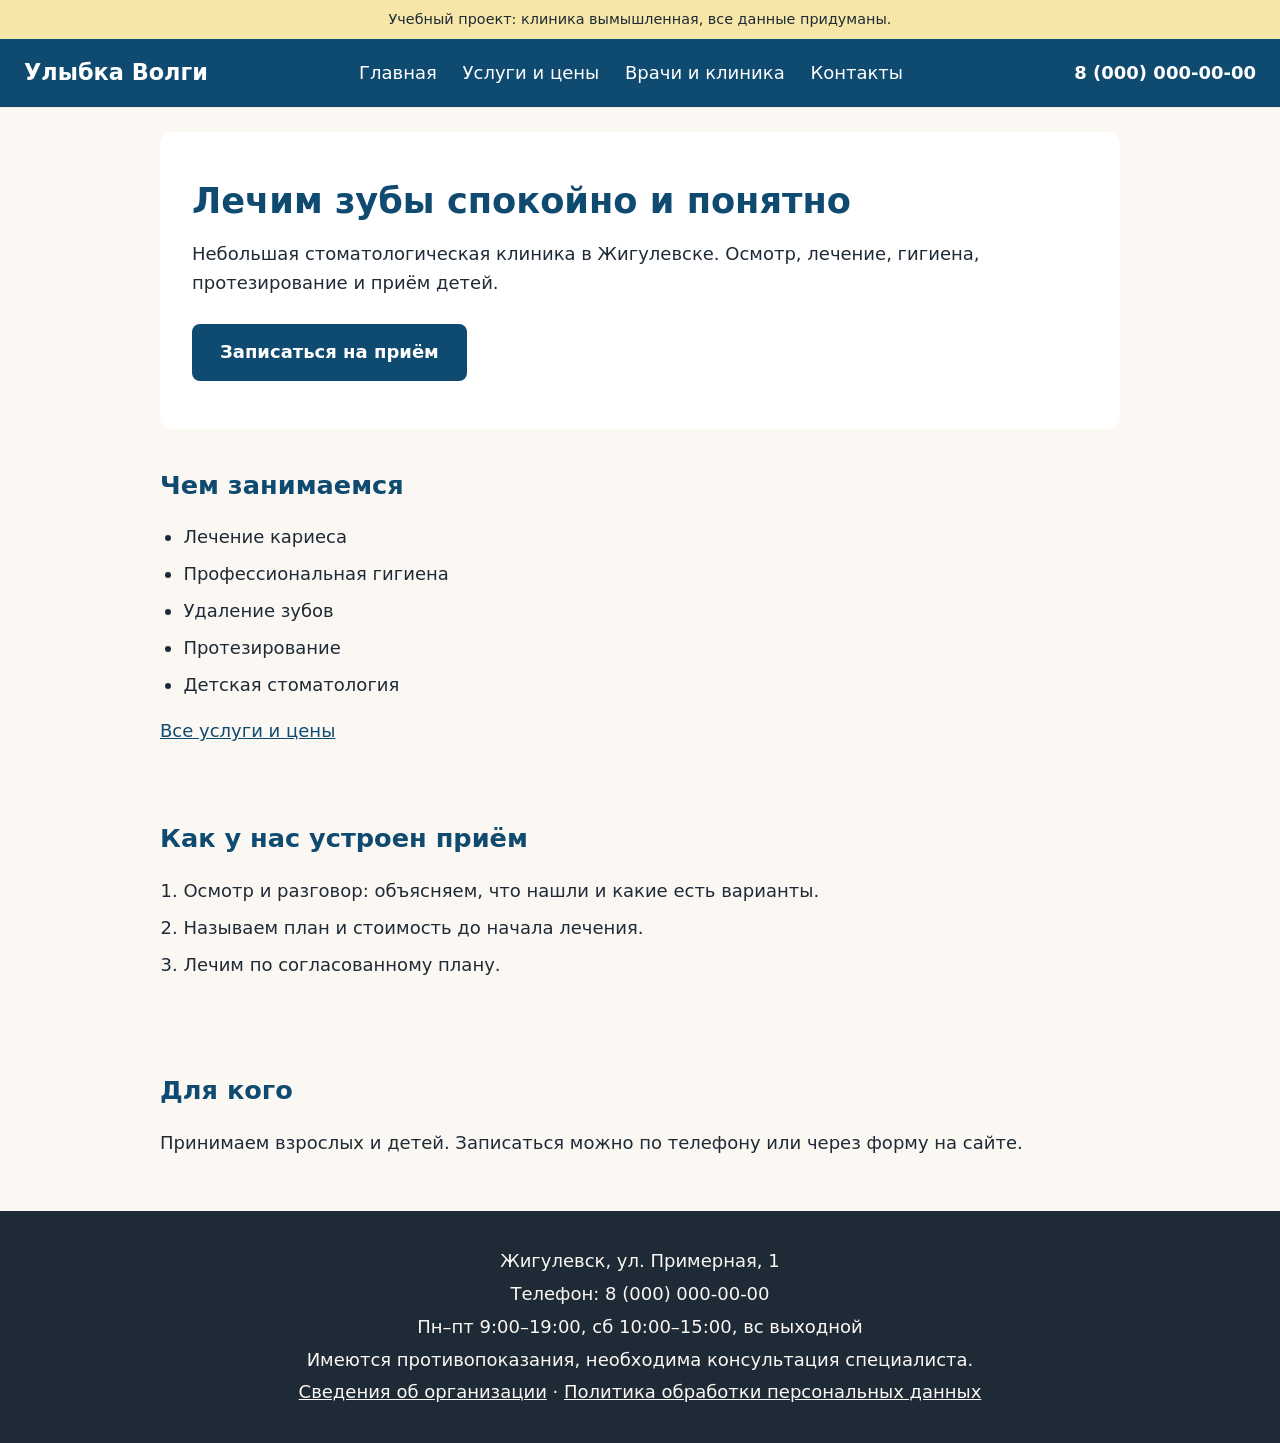
<file: index.html>
<!DOCTYPE html>
<html lang="ru">
<head>
  <meta charset="utf-8">
  <meta name="viewport" content="width=device-width, initial-scale=1">
  <meta name="robots" content="noindex">
  <title>Улыбка Волги — стоматологическая клиника в Жигулевске</title>
  <link rel="stylesheet" href="style.css">
</head>
<body>

  <!-- ПОМЕТКА: сайт учебный, клиника вымышленная -->
  <div class="demo-banner">Учебный проект: клиника вымышленная, все данные придуманы.</div>

  <!-- ШАПКА: название и меню -->
  <header>
    <p>Улыбка Волги</p>
    <nav>
      <a href="index.html">Главная</a>
      <a href="uslugi.html">Услуги и цены</a>
      <a href="vrachi.html">Врачи и клиника</a>
      <a href="kontakty.html">Контакты</a>
    </nav>
    <a href="tel:+70000000000">8 (000) 000-00-00</a>
  </header>

  <!-- ОСНОВНОЕ СОДЕРЖИМОЕ СТРАНИЦЫ -->
  <main>

    <section>
      <h1>Лечим зубы спокойно и понятно</h1>
      <p>Небольшая стоматологическая клиника в Жигулевске. Осмотр, лечение, гигиена, протезирование и приём детей.</p>
      <a href="kontakty.html">Записаться на приём</a>
    </section>

    <section>
      <h2>Чем занимаемся</h2>
      <ul>
        <li>Лечение кариеса</li>
        <li>Профессиональная гигиена</li>
        <li>Удаление зубов</li>
        <li>Протезирование</li>
        <li>Детская стоматология</li>
      </ul>
      <a href="uslugi.html">Все услуги и цены</a>
    </section>

    <section>
      <h2>Как у нас устроен приём</h2>
      <ol>
        <li>Осмотр и разговор: объясняем, что нашли и какие есть варианты.</li>
        <li>Называем план и стоимость до начала лечения.</li>
        <li>Лечим по согласованному плану.</li>
      </ol>
    </section>

    <section>
      <h2>Для кого</h2>
      <p>Принимаем взрослых и детей. Записаться можно по телефону или через форму на сайте.</p>
    </section>

  </main>

  <!-- ПОДВАЛ: адрес, телефон, часы работы -->
  <footer>
    <p>Жигулевск, ул. Примерная, 1</p>
    <p>Телефон: 8 (000) 000-00-00</p>
    <p>Пн–пт 9:00–19:00, сб 10:00–15:00, вс выходной</p>
    <p>Имеются противопоказания, необходима консультация специалиста.</p>
    <p><a href="svedeniya.html">Сведения об организации</a> · <a href="politika.html">Политика обработки персональных данных</a></p>
  </footer>

</body>
</html>
</file>
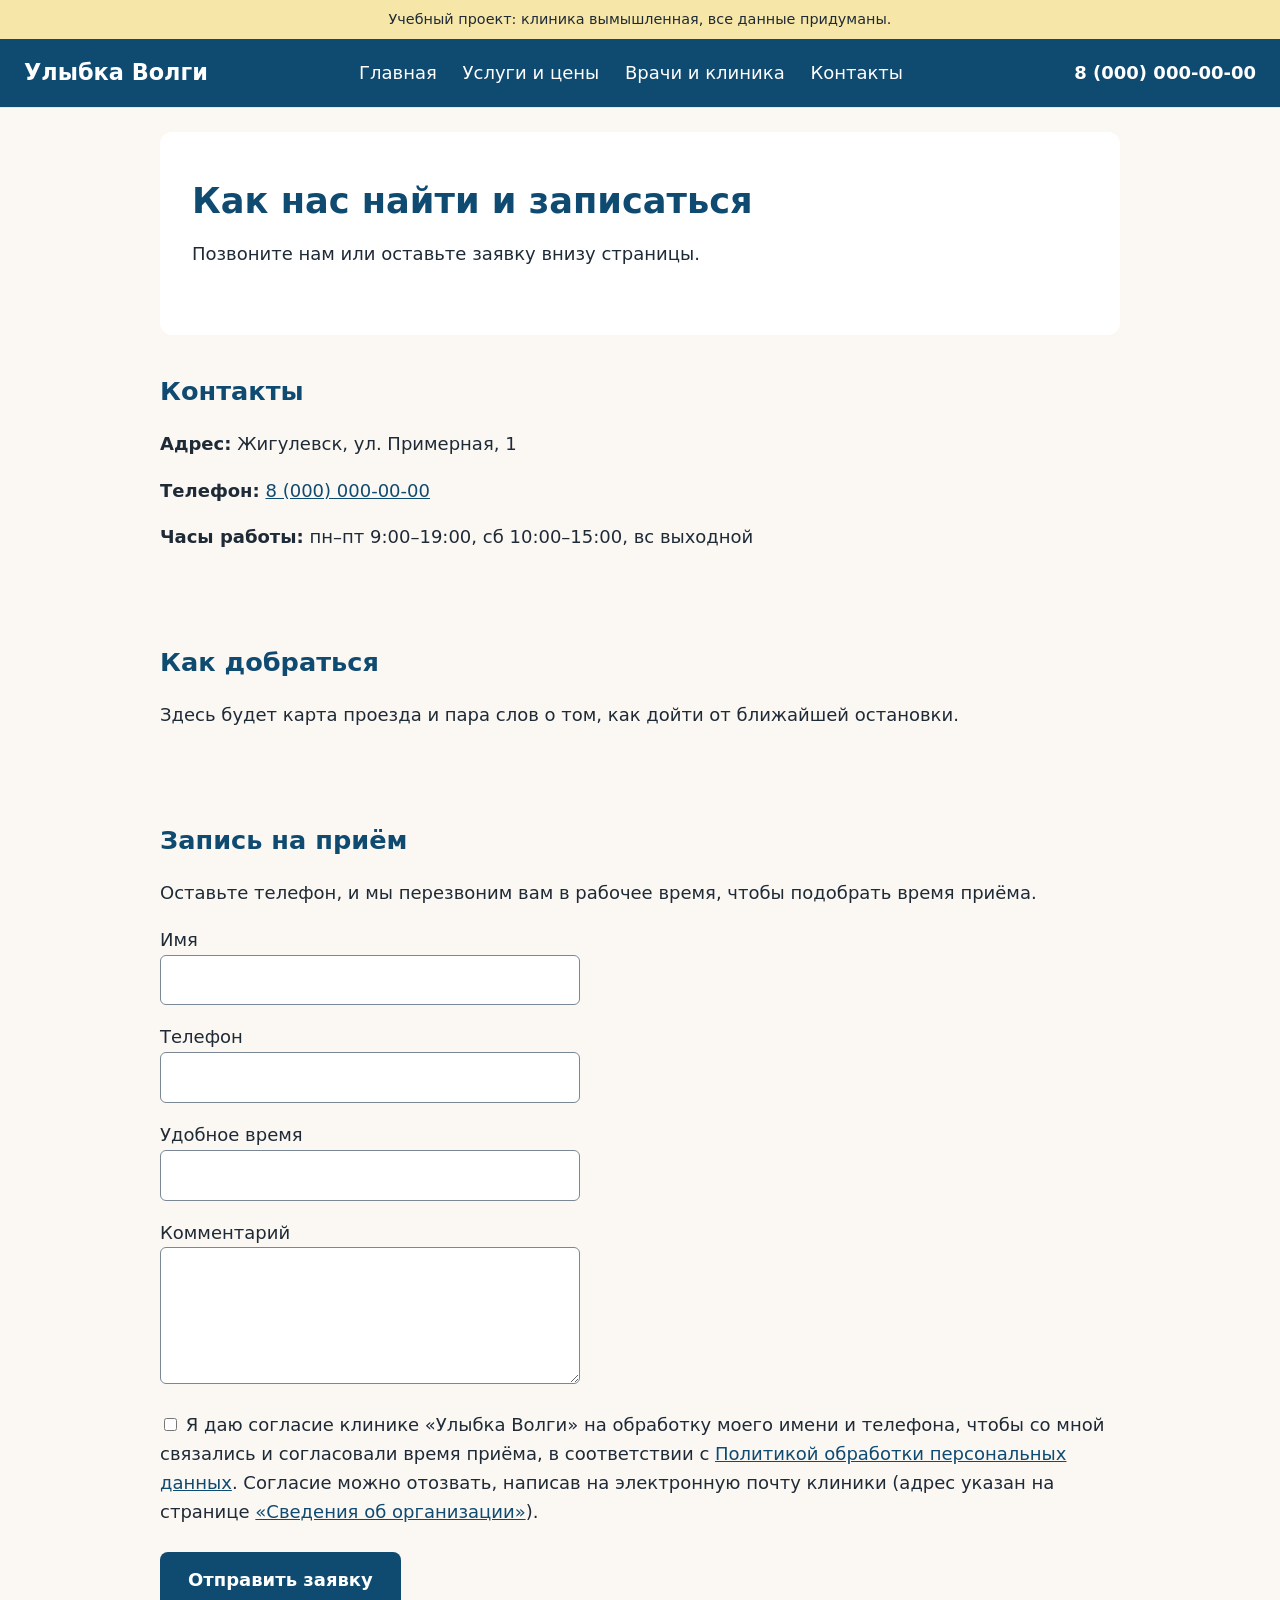
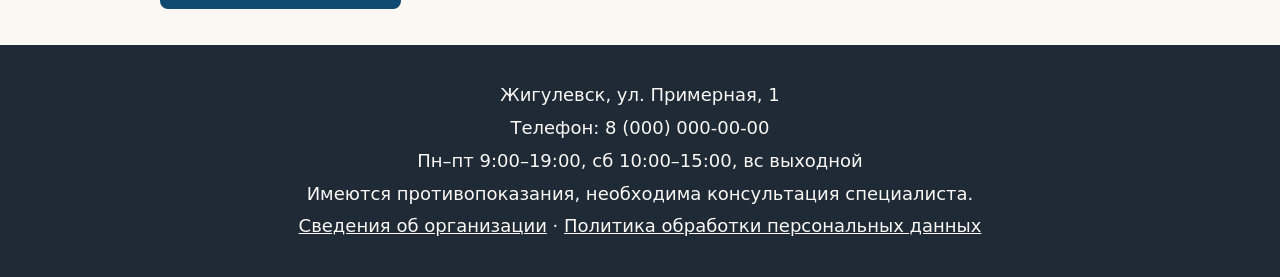
<file: kontakty.html>
<!DOCTYPE html>
<html lang="ru">
<head>
  <meta charset="utf-8">
  <meta name="viewport" content="width=device-width, initial-scale=1">
  <meta name="robots" content="noindex">
  <title>Контакты и запись — Улыбка Волги</title>
  <link rel="stylesheet" href="style.css">
</head>
<body>

  <!-- ПОМЕТКА: сайт учебный, клиника вымышленная -->
  <div class="demo-banner">Учебный проект: клиника вымышленная, все данные придуманы.</div>

  <!-- ШАПКА: такая же, как на других страницах -->
  <header>
    <p>Улыбка Волги</p>
    <nav>
      <a href="index.html">Главная</a>
      <a href="uslugi.html">Услуги и цены</a>
      <a href="vrachi.html">Врачи и клиника</a>
      <a href="kontakty.html">Контакты</a>
    </nav>
    <a href="tel:+70000000000">8 (000) 000-00-00</a>
  </header>

  <main>

    <section>
      <h1>Как нас найти и записаться</h1>
      <p>Позвоните нам или оставьте заявку внизу страницы.</p>
    </section>

    <section>
      <h2>Контакты</h2>
      <!-- Адрес и телефон — заглушки, в реальном проекте здесь данные клиники -->
      <p><strong>Адрес:</strong> Жигулевск, ул. Примерная, 1</p>
      <p><strong>Телефон:</strong> <a href="tel:+70000000000">8 (000) 000-00-00</a></p>
      <p><strong>Часы работы:</strong> пн–пт 9:00–19:00, сб 10:00–15:00, вс выходной</p>
    </section>

    <section>
      <h2>Как добраться</h2>
      <!-- Здесь будет карта и описание пути от ближайшей остановки.
           Адрес выдуманный, поэтому карту пока не подключаем. -->
      <p>Здесь будет карта проезда и пара слов о том, как дойти от ближайшей остановки.</p>
    </section>

    <section>
      <h2>Запись на приём</h2>
      <p>Оставьте телефон, и мы перезвоним вам в рабочее время, чтобы подобрать время приёма.</p>

      <!-- ФОРМА: пока только внешний вид. Отправлять данные она никуда не умеет —
           для этого нужен сервер, это отдельная тема. -->
      <form action="#" method="post">

        <p>
          <label for="name">Имя</label><br>
          <input type="text" id="name" name="name" required>
        </p>

        <p>
          <label for="phone">Телефон</label><br>
          <input type="tel" id="phone" name="phone" required>
        </p>

        <p>
          <label for="time">Удобное время</label><br>
          <input type="text" id="time" name="time">
        </p>

        <p>
          <label for="comment">Комментарий</label><br>
          <textarea id="comment" name="comment" rows="4"></textarea>
        </p>

        <p>
          <input type="checkbox" id="agree" name="agree" required>
          <label for="agree">Я даю согласие клинике «Улыбка Волги» на обработку моего имени и телефона, чтобы со мной связались и согласовали время приёма, в соответствии с <a href="politika.html">Политикой обработки персональных данных</a>. Согласие можно отозвать, написав на электронную почту клиники (адрес указан на странице <a href="svedeniya.html">«Сведения об организации»</a>).</label>
        </p>

        <button type="submit" class="button">Отправить заявку</button>

      </form>
    </section>

  </main>

  <!-- ПОДВАЛ: такой же, как на других страницах -->
  <footer>
    <p>Жигулевск, ул. Примерная, 1</p>
    <p>Телефон: 8 (000) 000-00-00</p>
    <p>Пн–пт 9:00–19:00, сб 10:00–15:00, вс выходной</p>
    <p>Имеются противопоказания, необходима консультация специалиста.</p>
    <p><a href="svedeniya.html">Сведения об организации</a> · <a href="politika.html">Политика обработки персональных данных</a></p>
  </footer>

</body>
</html>
</file>
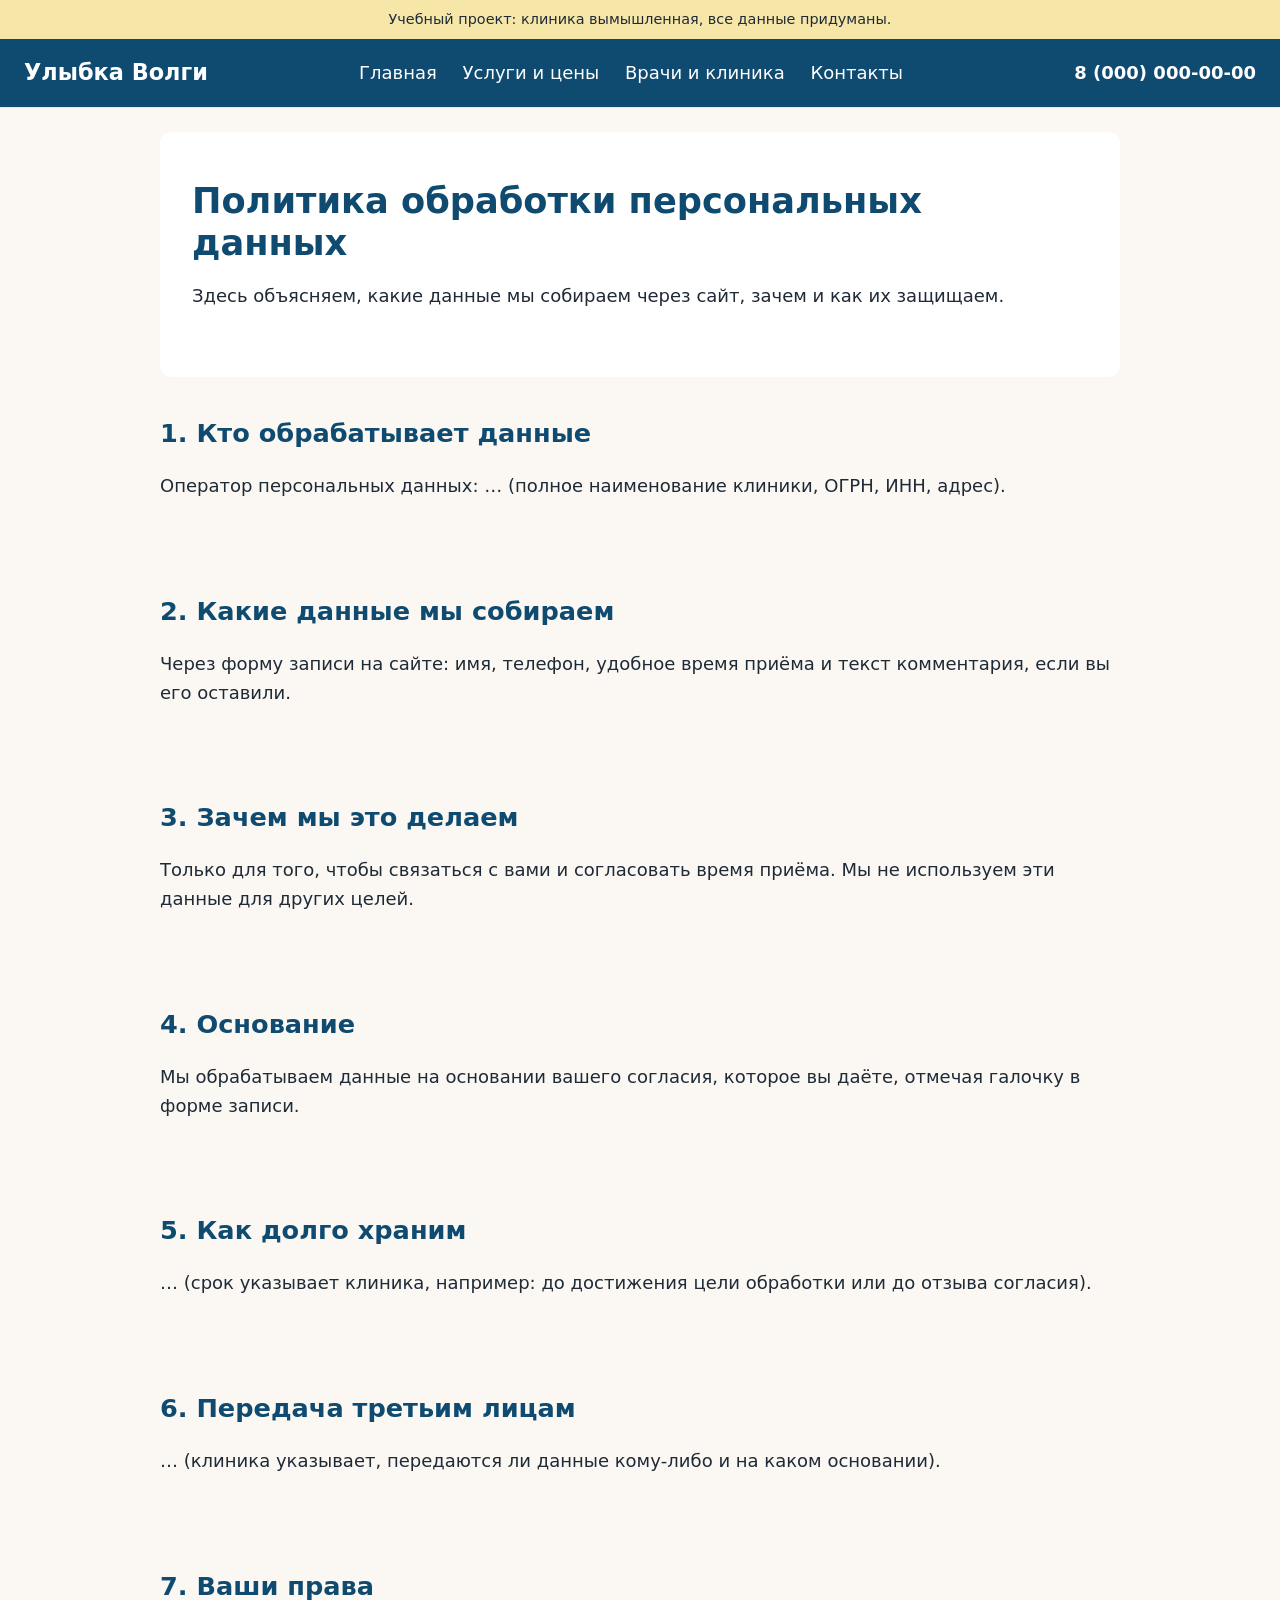
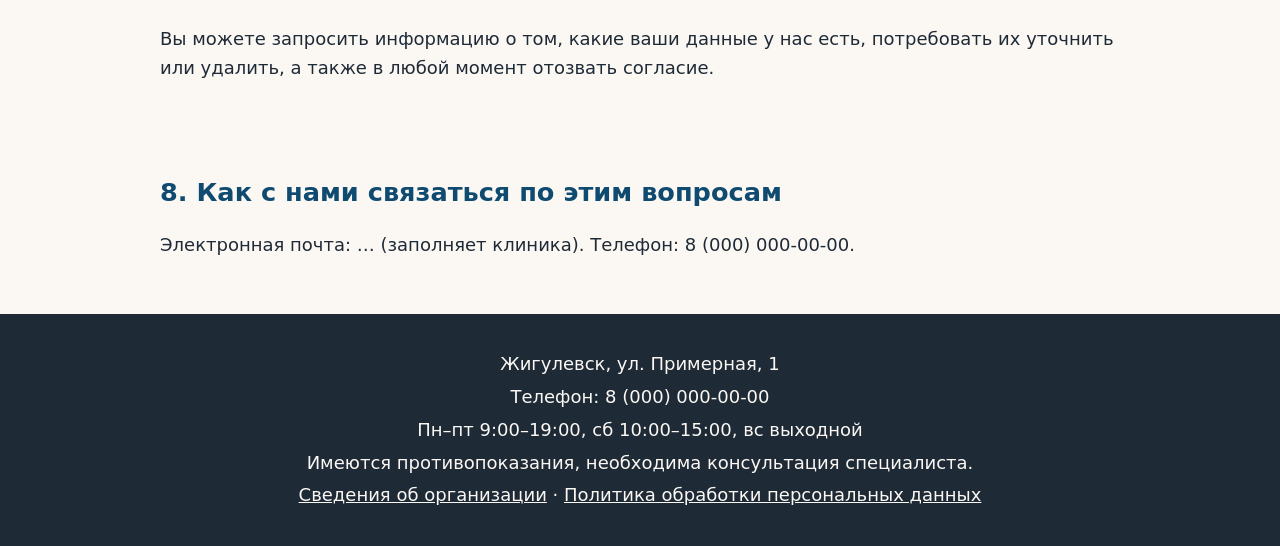
<file: politika.html>
<!DOCTYPE html>
<html lang="ru">
<head>
  <meta charset="utf-8">
  <meta name="viewport" content="width=device-width, initial-scale=1">
  <meta name="robots" content="noindex">
  <title>Политика обработки персональных данных — Улыбка Волги</title>
  <link rel="stylesheet" href="style.css">
</head>
<body>

  <!-- ПОМЕТКА: сайт учебный, клиника вымышленная -->
  <div class="demo-banner">Учебный проект: клиника вымышленная, все данные придуманы.</div>

  <!-- ШАПКА: такая же, как на других страницах -->
  <header>
    <p>Улыбка Волги</p>
    <nav>
      <a href="index.html">Главная</a>
      <a href="uslugi.html">Услуги и цены</a>
      <a href="vrachi.html">Врачи и клиника</a>
      <a href="kontakty.html">Контакты</a>
    </nav>
    <a href="tel:+70000000000">8 (000) 000-00-00</a>
  </header>

  <main>

    <section>
      <h1>Политика обработки персональных данных</h1>
      <p>Здесь объясняем, какие данные мы собираем через сайт, зачем и как их защищаем.</p>
    </section>

    <!-- ВАЖНО: это учебный образец. Для настоящей клиники политику пишет или
         проверяет юрист, а все поля с многоточием заполняет сама клиника. -->

    <section>
      <h2>1. Кто обрабатывает данные</h2>
      <p>Оператор персональных данных: … (полное наименование клиники, ОГРН, ИНН, адрес).</p>
    </section>

    <section>
      <h2>2. Какие данные мы собираем</h2>
      <p>Через форму записи на сайте: имя, телефон, удобное время приёма и текст комментария, если вы его оставили.</p>
    </section>

    <section>
      <h2>3. Зачем мы это делаем</h2>
      <p>Только для того, чтобы связаться с вами и согласовать время приёма. Мы не используем эти данные для других целей.</p>
    </section>

    <section>
      <h2>4. Основание</h2>
      <p>Мы обрабатываем данные на основании вашего согласия, которое вы даёте, отмечая галочку в форме записи.</p>
    </section>

    <section>
      <h2>5. Как долго храним</h2>
      <p>… (срок указывает клиника, например: до достижения цели обработки или до отзыва согласия).</p>
    </section>

    <section>
      <h2>6. Передача третьим лицам</h2>
      <p>… (клиника указывает, передаются ли данные кому-либо и на каком основании).</p>
    </section>

    <section>
      <h2>7. Ваши права</h2>
      <p>Вы можете запросить информацию о том, какие ваши данные у нас есть, потребовать их уточнить или удалить, а также в любой момент отозвать согласие.</p>
    </section>

    <section>
      <h2>8. Как с нами связаться по этим вопросам</h2>
      <p>Электронная почта: … (заполняет клиника). Телефон: 8 (000) 000-00-00.</p>
    </section>

  </main>

  <!-- ПОДВАЛ: такой же, как на других страницах -->
  <footer>
    <p>Жигулевск, ул. Примерная, 1</p>
    <p>Телефон: 8 (000) 000-00-00</p>
    <p>Пн–пт 9:00–19:00, сб 10:00–15:00, вс выходной</p>
    <p>Имеются противопоказания, необходима консультация специалиста.</p>
    <p><a href="svedeniya.html">Сведения об организации</a> · <a href="politika.html">Политика обработки персональных данных</a></p>
  </footer>

</body>
</html>
</file>
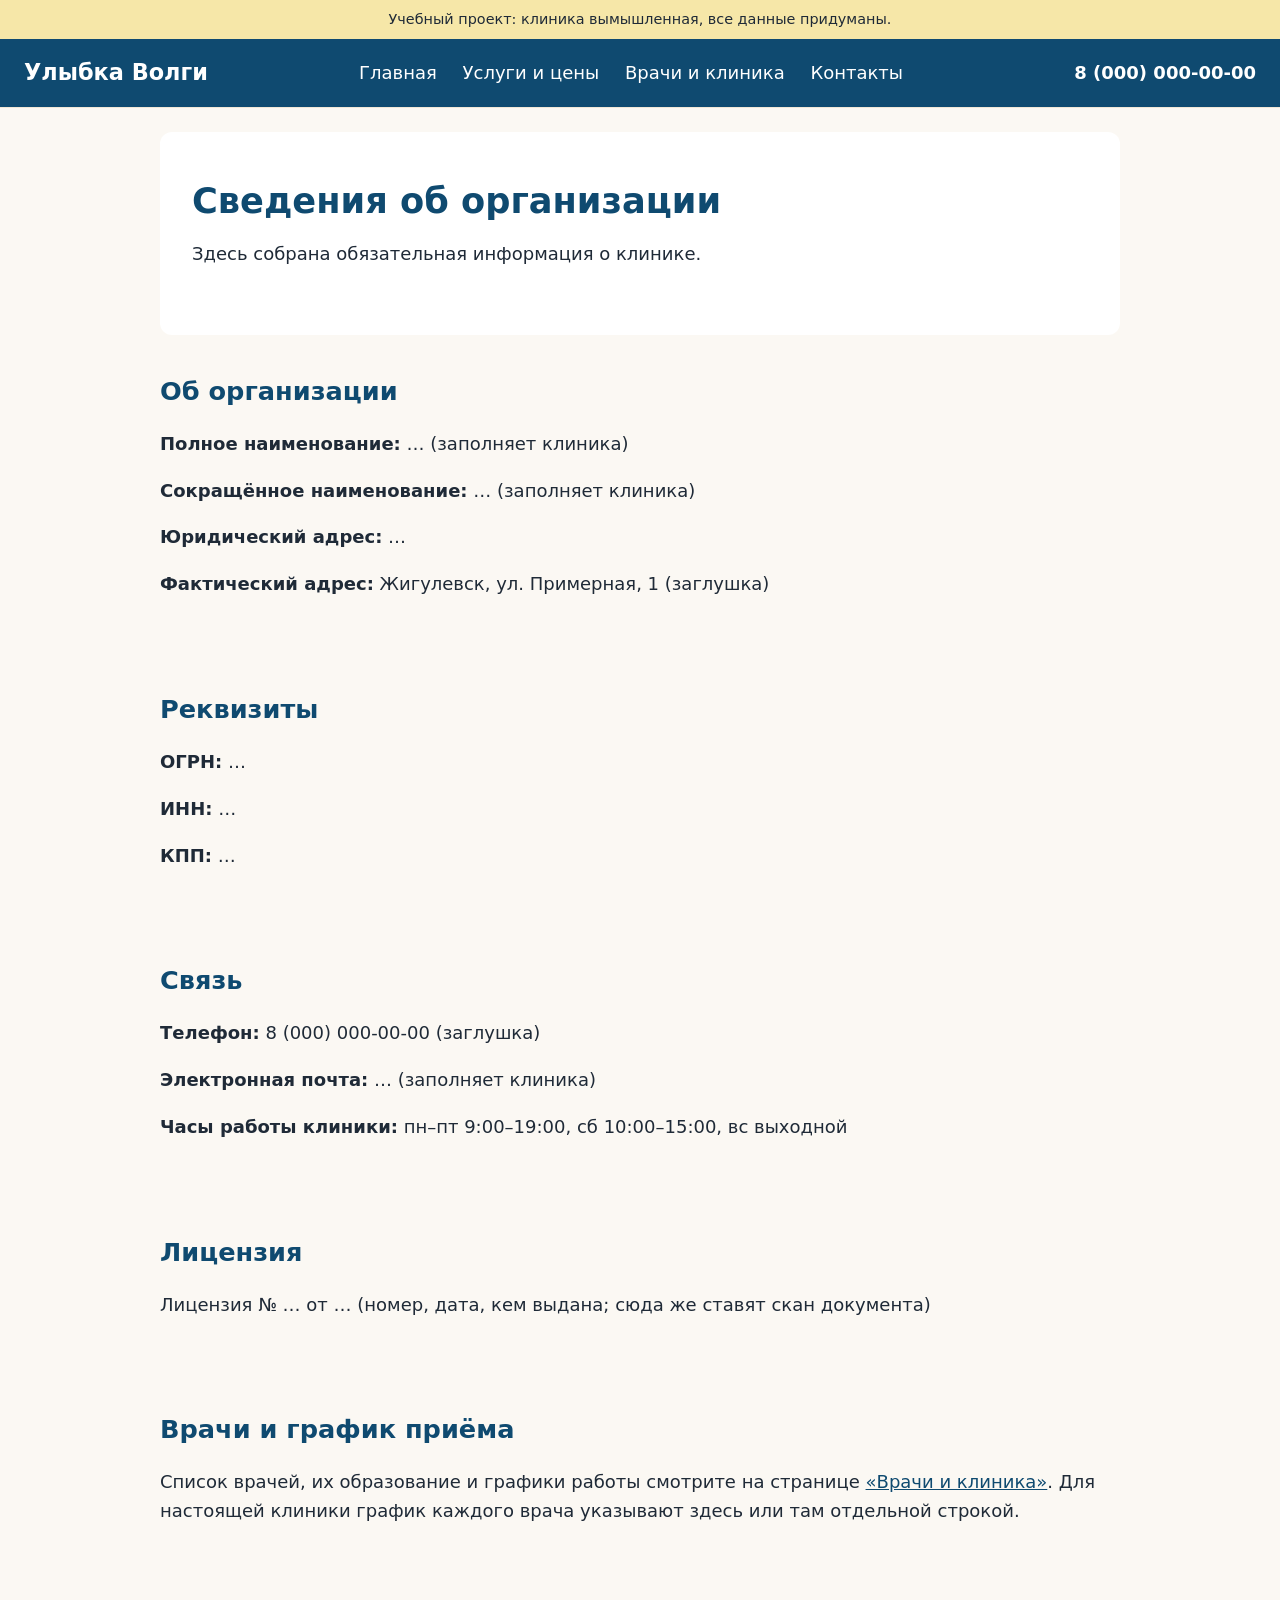
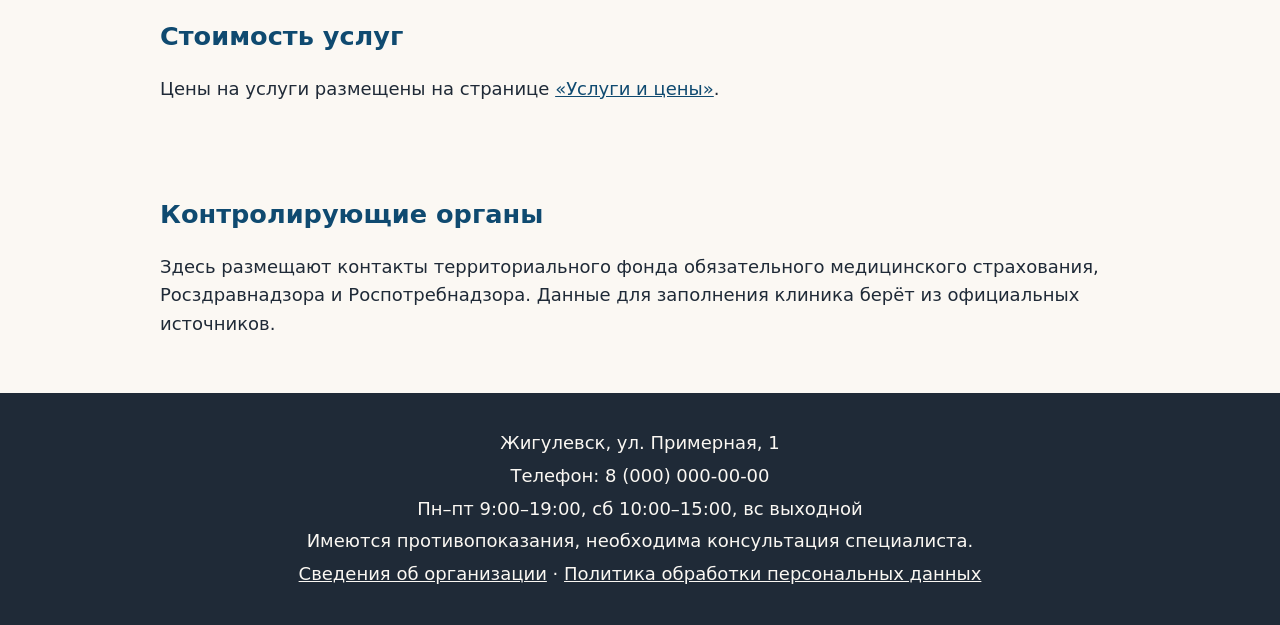
<file: svedeniya.html>
<!DOCTYPE html>
<html lang="ru">
<head>
  <meta charset="utf-8">
  <meta name="viewport" content="width=device-width, initial-scale=1">
  <meta name="robots" content="noindex">
  <title>Сведения об организации — Улыбка Волги</title>
  <link rel="stylesheet" href="style.css">
</head>
<body>

  <!-- ПОМЕТКА: сайт учебный, клиника вымышленная -->
  <div class="demo-banner">Учебный проект: клиника вымышленная, все данные придуманы.</div>

  <!-- ШАПКА: такая же, как на других страницах -->
  <header>
    <p>Улыбка Волги</p>
    <nav>
      <a href="index.html">Главная</a>
      <a href="uslugi.html">Услуги и цены</a>
      <a href="vrachi.html">Врачи и клиника</a>
      <a href="kontakty.html">Контакты</a>
    </nav>
    <a href="tel:+70000000000">8 (000) 000-00-00</a>
  </header>

  <main>

    <section>
      <h1>Сведения об организации</h1>
      <p>Здесь собрана обязательная информация о клинике.</p>
    </section>

    <!-- ВАЖНО: всё ниже — учебные заглушки. В реальном проекте каждое поле
         заполняет клиника, а полный перечень обязательных сведений нужно
         сверить с действующим приказом Минздрава и проверить у юриста. -->

    <section>
      <h2>Об организации</h2>
      <p><strong>Полное наименование:</strong> … (заполняет клиника)</p>
      <p><strong>Сокращённое наименование:</strong> … (заполняет клиника)</p>
      <p><strong>Юридический адрес:</strong> …</p>
      <p><strong>Фактический адрес:</strong> Жигулевск, ул. Примерная, 1 (заглушка)</p>
    </section>

    <section>
      <h2>Реквизиты</h2>
      <p><strong>ОГРН:</strong> …</p>
      <p><strong>ИНН:</strong> …</p>
      <p><strong>КПП:</strong> …</p>
    </section>

    <section>
      <h2>Связь</h2>
      <p><strong>Телефон:</strong> 8 (000) 000-00-00 (заглушка)</p>
      <p><strong>Электронная почта:</strong> … (заполняет клиника)</p>
      <p><strong>Часы работы клиники:</strong> пн–пт 9:00–19:00, сб 10:00–15:00, вс выходной</p>
    </section>

    <section>
      <h2>Лицензия</h2>
      <p>Лицензия № … от … (номер, дата, кем выдана; сюда же ставят скан документа)</p>
    </section>

    <section>
      <h2>Врачи и график приёма</h2>
      <p>Список врачей, их образование и графики работы смотрите на странице <a href="vrachi.html">«Врачи и клиника»</a>. Для настоящей клиники график каждого врача указывают здесь или там отдельной строкой.</p>
    </section>

    <section>
      <h2>Стоимость услуг</h2>
      <p>Цены на услуги размещены на странице <a href="uslugi.html">«Услуги и цены»</a>.</p>
    </section>

    <section>
      <h2>Контролирующие органы</h2>
      <p>Здесь размещают контакты территориального фонда обязательного медицинского страхования, Росздравнадзора и Роспотребнадзора. Данные для заполнения клиника берёт из официальных источников.</p>
    </section>

  </main>

  <!-- ПОДВАЛ: такой же, как на других страницах -->
  <footer>
    <p>Жигулевск, ул. Примерная, 1</p>
    <p>Телефон: 8 (000) 000-00-00</p>
    <p>Пн–пт 9:00–19:00, сб 10:00–15:00, вс выходной</p>
    <p>Имеются противопоказания, необходима консультация специалиста.</p>
    <p><a href="svedeniya.html">Сведения об организации</a> · <a href="politika.html">Политика обработки персональных данных</a></p>
  </footer>

</body>
</html>
</file>
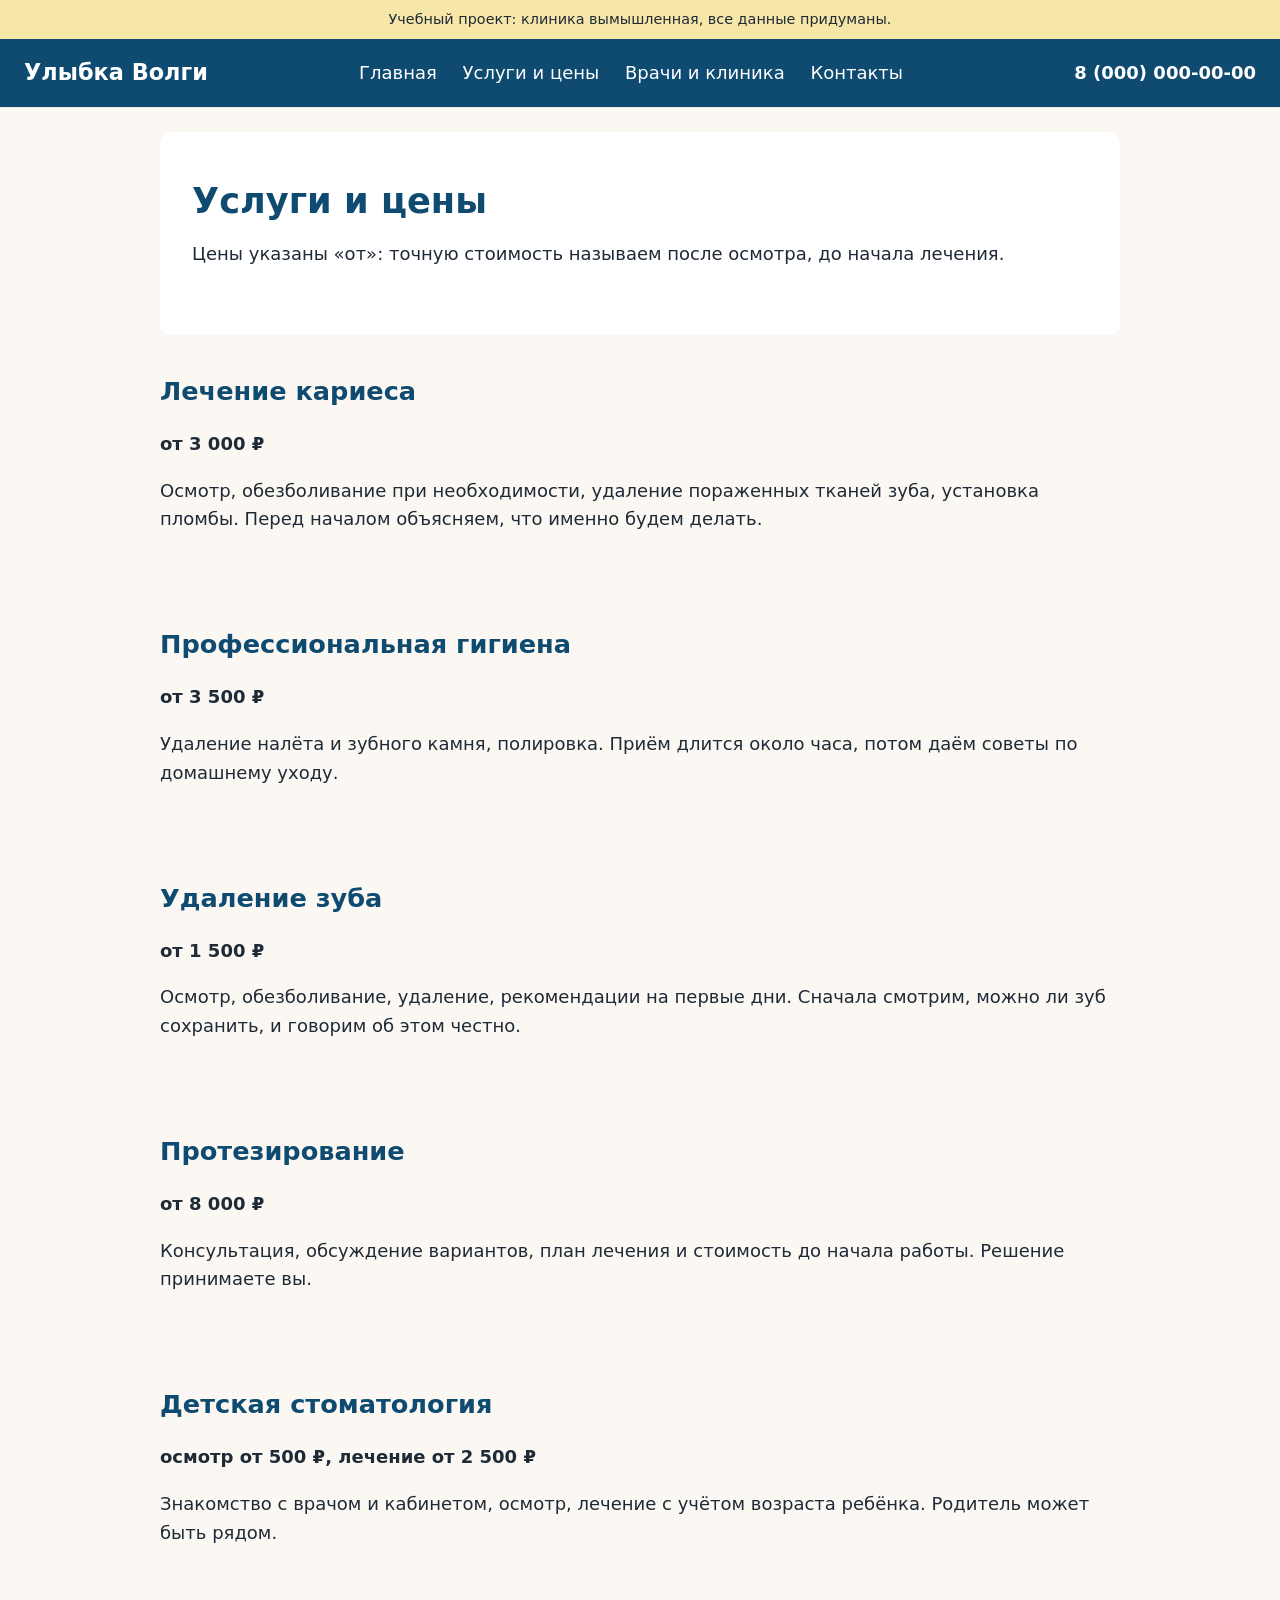
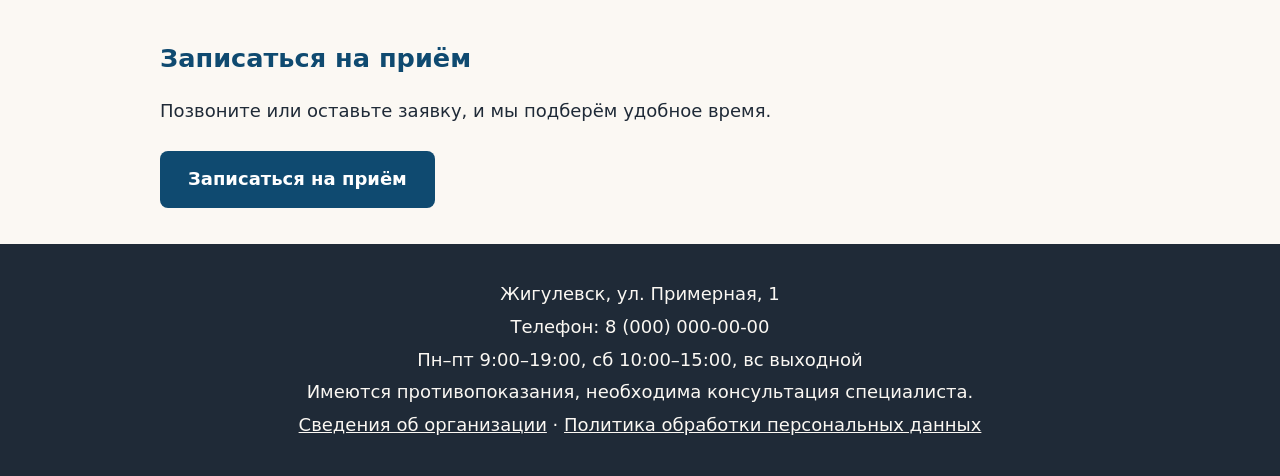
<file: uslugi.html>
<!DOCTYPE html>
<html lang="ru">
<head>
  <meta charset="utf-8">
  <meta name="viewport" content="width=device-width, initial-scale=1">
  <meta name="robots" content="noindex">
  <title>Услуги и цены — Улыбка Волги</title>
  <link rel="stylesheet" href="style.css">
</head>
<body>

  <!-- ПОМЕТКА: сайт учебный, клиника вымышленная -->
  <div class="demo-banner">Учебный проект: клиника вымышленная, все данные придуманы.</div>

  <!-- ШАПКА: такая же, как на главной -->
  <header>
    <p>Улыбка Волги</p>
    <nav>
      <a href="index.html">Главная</a>
      <a href="uslugi.html">Услуги и цены</a>
      <a href="vrachi.html">Врачи и клиника</a>
      <a href="kontakty.html">Контакты</a>
    </nav>
    <a href="tel:+70000000000">8 (000) 000-00-00</a>
  </header>

  <main>

    <section>
      <h1>Услуги и цены</h1>
      <p>Цены указаны «от»: точную стоимость называем после осмотра, до начала лечения.</p>
    </section>

    <section>
      <h2>Лечение кариеса</h2>
      <p><strong>от 3 000 ₽</strong></p>
      <p>Осмотр, обезболивание при необходимости, удаление пораженных тканей зуба, установка пломбы. Перед началом объясняем, что именно будем делать.</p>
    </section>

    <section>
      <h2>Профессиональная гигиена</h2>
      <p><strong>от 3 500 ₽</strong></p>
      <p>Удаление налёта и зубного камня, полировка. Приём длится около часа, потом даём советы по домашнему уходу.</p>
    </section>

    <section>
      <h2>Удаление зуба</h2>
      <p><strong>от 1 500 ₽</strong></p>
      <p>Осмотр, обезболивание, удаление, рекомендации на первые дни. Сначала смотрим, можно ли зуб сохранить, и говорим об этом честно.</p>
    </section>

    <section>
      <h2>Протезирование</h2>
      <p><strong>от 8 000 ₽</strong></p>
      <p>Консультация, обсуждение вариантов, план лечения и стоимость до начала работы. Решение принимаете вы.</p>
    </section>

    <section>
      <h2>Детская стоматология</h2>
      <p><strong>осмотр от 500 ₽, лечение от 2 500 ₽</strong></p>
      <p>Знакомство с врачом и кабинетом, осмотр, лечение с учётом возраста ребёнка. Родитель может быть рядом.</p>
    </section>

    <section>
      <h2>Записаться на приём</h2>
      <p>Позвоните или оставьте заявку, и мы подберём удобное время.</p>
      <a class="button" href="kontakty.html">Записаться на приём</a>
    </section>

  </main>

  <!-- ПОДВАЛ: такой же, как на главной -->
  <footer>
    <p>Жигулевск, ул. Примерная, 1</p>
    <p>Телефон: 8 (000) 000-00-00</p>
    <p>Пн–пт 9:00–19:00, сб 10:00–15:00, вс выходной</p>
    <p>Имеются противопоказания, необходима консультация специалиста.</p>
    <p><a href="svedeniya.html">Сведения об организации</a> · <a href="politika.html">Политика обработки персональных данных</a></p>
  </footer>

</body>
</html>
</file>
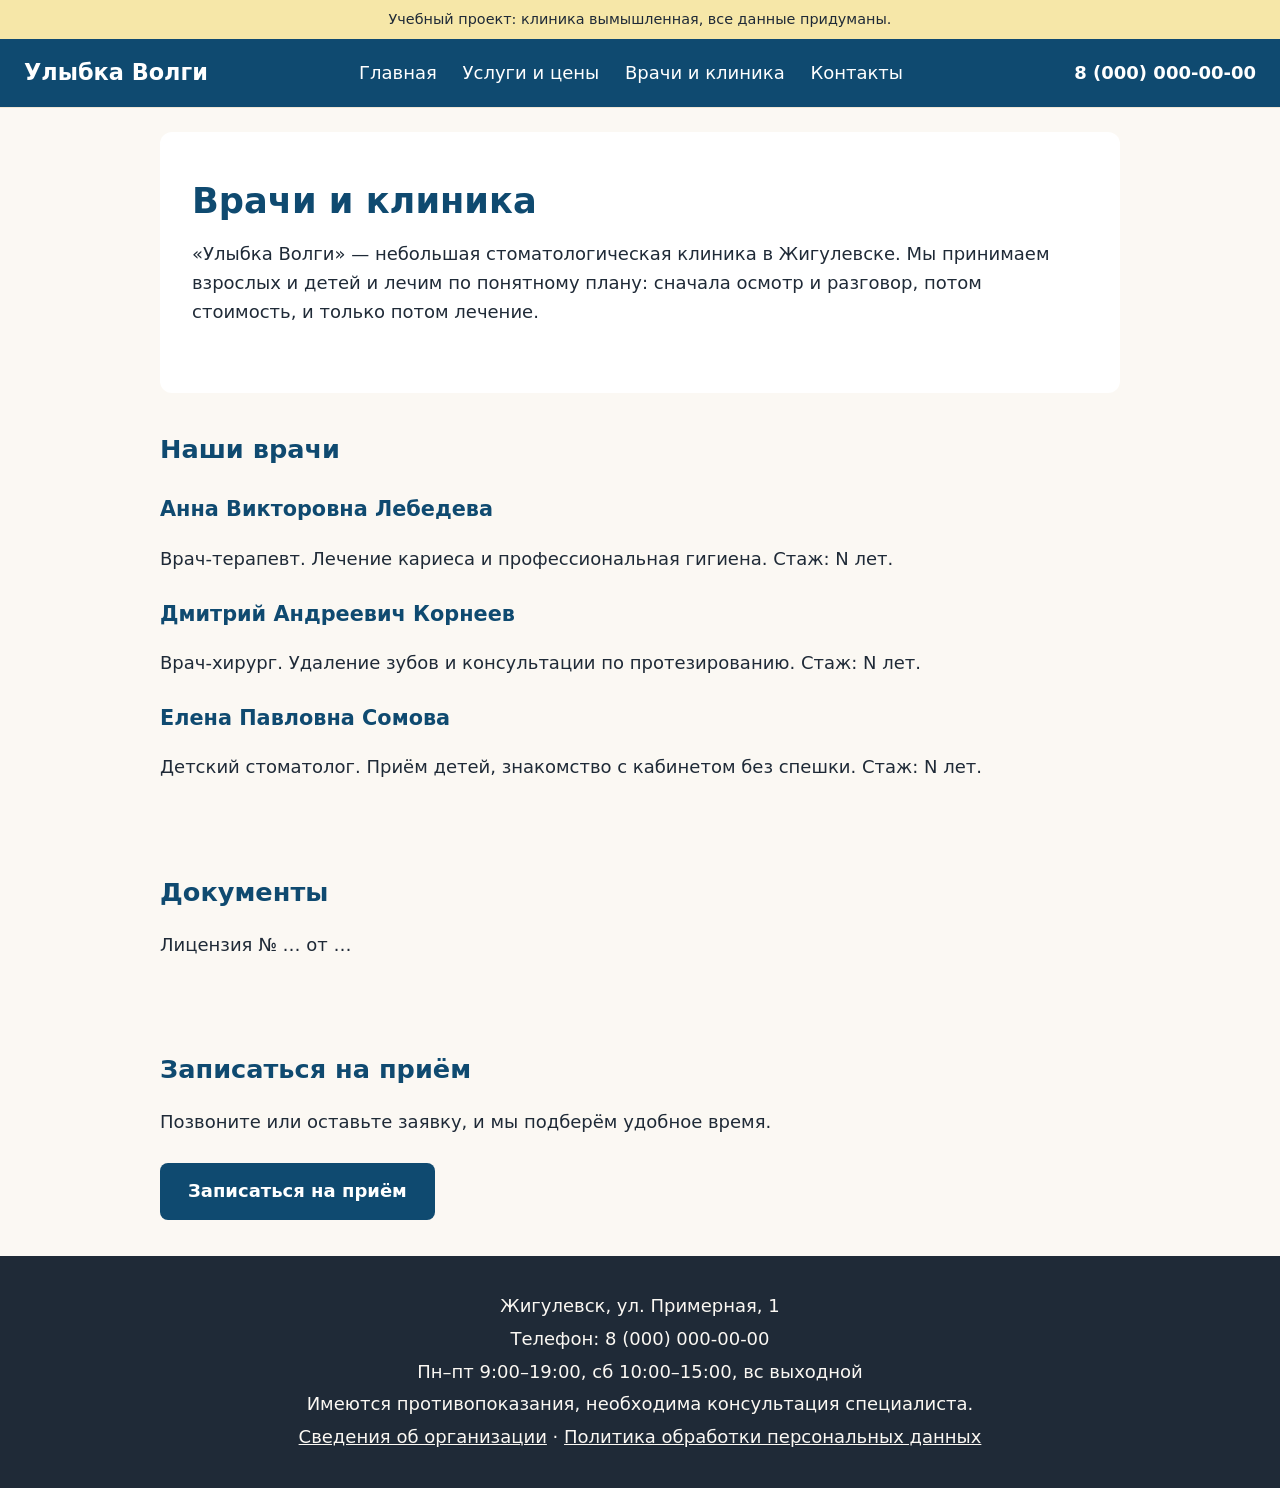
<file: vrachi.html>
<!DOCTYPE html>
<html lang="ru">
<head>
  <meta charset="utf-8">
  <meta name="viewport" content="width=device-width, initial-scale=1">
  <meta name="robots" content="noindex">
  <title>Врачи и клиника — Улыбка Волги</title>
  <link rel="stylesheet" href="style.css">
</head>
<body>

  <!-- ПОМЕТКА: сайт учебный, клиника вымышленная -->
  <div class="demo-banner">Учебный проект: клиника вымышленная, все данные придуманы.</div>

  <!-- ШАПКА: такая же, как на других страницах -->
  <header>
    <p>Улыбка Волги</p>
    <nav>
      <a href="index.html">Главная</a>
      <a href="uslugi.html">Услуги и цены</a>
      <a href="vrachi.html">Врачи и клиника</a>
      <a href="kontakty.html">Контакты</a>
    </nav>
    <a href="tel:+70000000000">8 (000) 000-00-00</a>
  </header>

  <main>

    <section>
      <h1>Врачи и клиника</h1>
      <p>«Улыбка Волги» — небольшая стоматологическая клиника в Жигулевске. Мы принимаем взрослых и детей и лечим по понятному плану: сначала осмотр и разговор, потом стоимость, и только потом лечение.</p>
    </section>

    <section>
      <h2>Наши врачи</h2>

      <!-- Имена и стаж выдуманные, в реальном проекте их даёт клиника -->
      <h3>Анна Викторовна Лебедева</h3>
      <p>Врач-терапевт. Лечение кариеса и профессиональная гигиена. Стаж: N лет.</p>

      <h3>Дмитрий Андреевич Корнеев</h3>
      <p>Врач-хирург. Удаление зубов и консультации по протезированию. Стаж: N лет.</p>

      <h3>Елена Павловна Сомова</h3>
      <p>Детский стоматолог. Приём детей, знакомство с кабинетом без спешки. Стаж: N лет.</p>
    </section>

    <section>
      <h2>Документы</h2>
      <!-- Заглушка: в настоящей клинике здесь реальные данные лицензии и её скан -->
      <p>Лицензия № … от …</p>
    </section>

    <section>
      <h2>Записаться на приём</h2>
      <p>Позвоните или оставьте заявку, и мы подберём удобное время.</p>
      <a class="button" href="kontakty.html">Записаться на приём</a>
    </section>

  </main>

  <!-- ПОДВАЛ: такой же, как на других страницах -->
  <footer>
    <p>Жигулевск, ул. Примерная, 1</p>
    <p>Телефон: 8 (000) 000-00-00</p>
    <p>Пн–пт 9:00–19:00, сб 10:00–15:00, вс выходной</p>
    <p>Имеются противопоказания, необходима консультация специалиста.</p>
    <p><a href="svedeniya.html">Сведения об организации</a> · <a href="politika.html">Политика обработки персональных данных</a></p>
  </footer>

</body>
</html>
</file>
<file: style.css>
/* ЦВЕТА: задаём один раз, дальше используем по имени */
:root {
  --main: #0F4A70;        /* тёмно-синий: кнопки, заголовки, ссылки */
  --main-dark: #0A3552;   /* при наведении на кнопку */
  --soft: #F1E7D6;        /* светлый фон блоков */
  --page: #FBF8F3;        /* фон страницы */
  --text: #1F2A37;        /* основной текст */
  --line: #7A8794;        /* рамки полей формы */
  --notice: #F6E7A8;      /* плашка «учебный проект» */
}

/* ОБЩЕЕ: шрифт, размер, фон */
body {
  margin: 0;
  font-family: system-ui, -apple-system, "Segoe UI", Roboto, Arial, sans-serif;
  font-size: 18px;
  line-height: 1.6;
  color: var(--text);
  background: var(--page);
}

/* ПЛАШКА: сайт учебный */
.demo-banner {
  padding: 8px 16px;
  background: var(--notice);
  color: var(--text);
  font-size: 0.9rem;
  text-align: center;
}

/* ШАПКА */
header {
  display: flex;
  flex-wrap: wrap;
  align-items: center;
  justify-content: space-between;
  gap: 12px 24px;
  padding: 16px 24px;
  background: #0F4A70;
  border-bottom: 1px solid var(--soft);
}
header > p { margin: 0; font-size: 1.4rem; font-weight: 700; color: #fff; }
nav a { margin-right: 20px; color: #fff; text-decoration: none; }
nav a:hover { text-decoration: underline; }
header > a { font-weight: 700; color: #fff; text-decoration: none; }

/* ОСНОВНОЕ: колонка по центру, не шире 960 пикселей */
main { max-width: 960px; margin: 0 auto; padding: 0 24px; }
section { padding: 36px 0; }
h1 { margin: 0 0 16px; font-size: 2.2rem; line-height: 1.2; color: var(--main); }
h2 { margin: 0 0 12px; font-size: 1.6rem; color: var(--main); }
h3 { margin: 24px 0 4px; font-size: 1.3rem; color: var(--main); }
ul, ol { padding-left: 1.3em; }
li { margin-bottom: 8px; }
main a { color: var(--main); }

/* ПЕРВЫЙ БЛОК: выделенный, с кнопкой */
main > section:first-child {
  margin-top: 24px;
  padding: 48px 32px;
  background: #fff;
  border-radius: 12px;
}
main > section:first-child a {
  display: inline-block;
  margin-top: 8px;
  padding: 14px 28px;
  background: var(--main);
  color: #fff;
  font-weight: 600;
  text-decoration: none;
  border-radius: 8px;
}
main > section:first-child a:hover { background: var(--main-dark); }
a:focus-visible, button:focus-visible, input:focus-visible, textarea:focus-visible {
  outline: 3px solid var(--text);
  outline-offset: 3px;
}

/* КНОПКА: любая ссылка или <button> с class="button" */
.button {
  display: inline-block;
  margin-top: 8px;
  padding: 14px 28px;
  background: var(--main);
  color: #fff;
  border: 0;
  border-radius: 8px;
  font: inherit;
  font-weight: 600;
  text-decoration: none;
  cursor: pointer;
}
.button:hover { background: var(--main-dark); }

/* ФОРМА: поля того же размера, что и текст сайта */
input[type="text"], input[type="tel"], textarea {
  box-sizing: border-box;
  width: 100%;
  max-width: 420px;
  padding: 10px;
  background: #fff;
  color: var(--text);
  border: 1px solid var(--line);
  border-radius: 6px;
  font: inherit;
}

/* ПОДВАЛ */
footer { padding: 32px 24px; background: var(--text); color: var(--page); text-align: center; }
footer p { margin: 4px 0; }
footer a { color: var(--page); }

/* ТЕЛЕФОН: на узких экранах чуть меньше и шапка колонкой */
@media (max-width: 600px) {
  h1 { font-size: 1.8rem; }
  header { flex-direction: column; align-items: flex-start; }
  main > section:first-child { padding: 32px 20px; }
}
</file>
